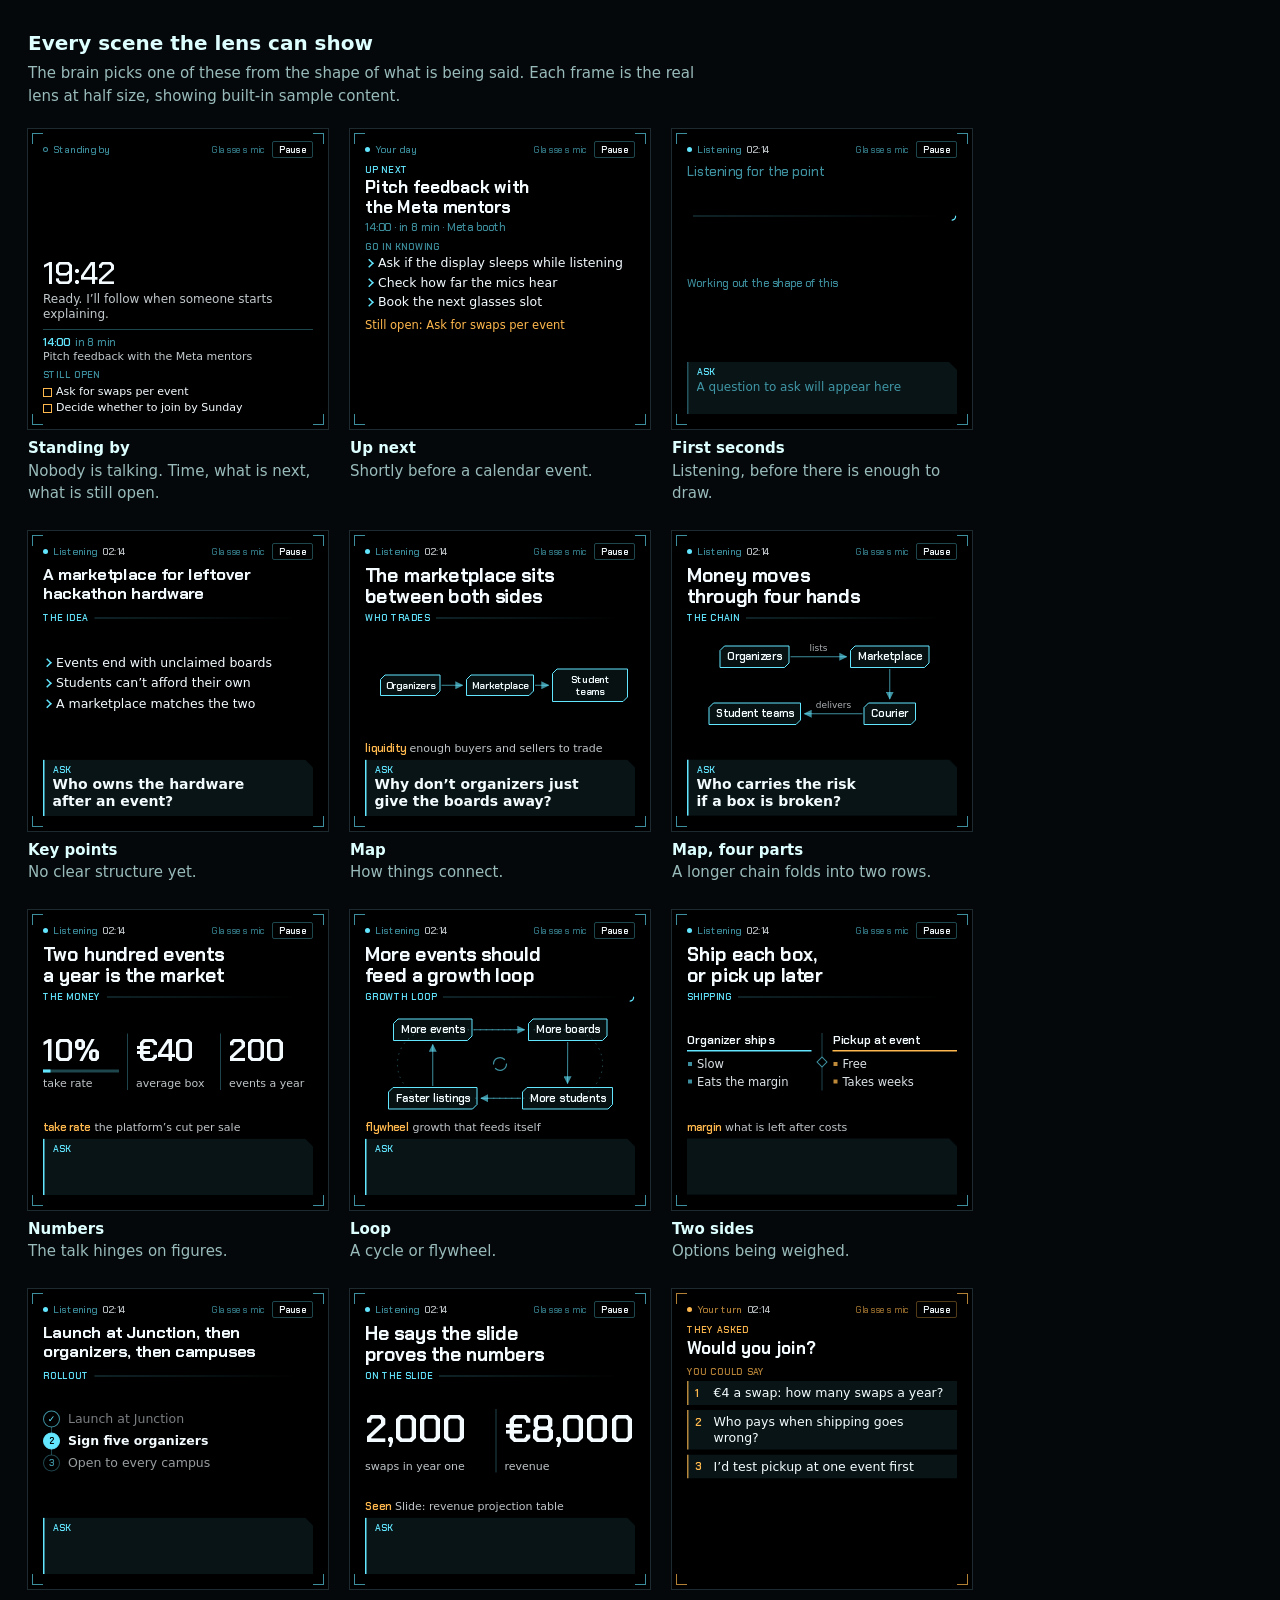
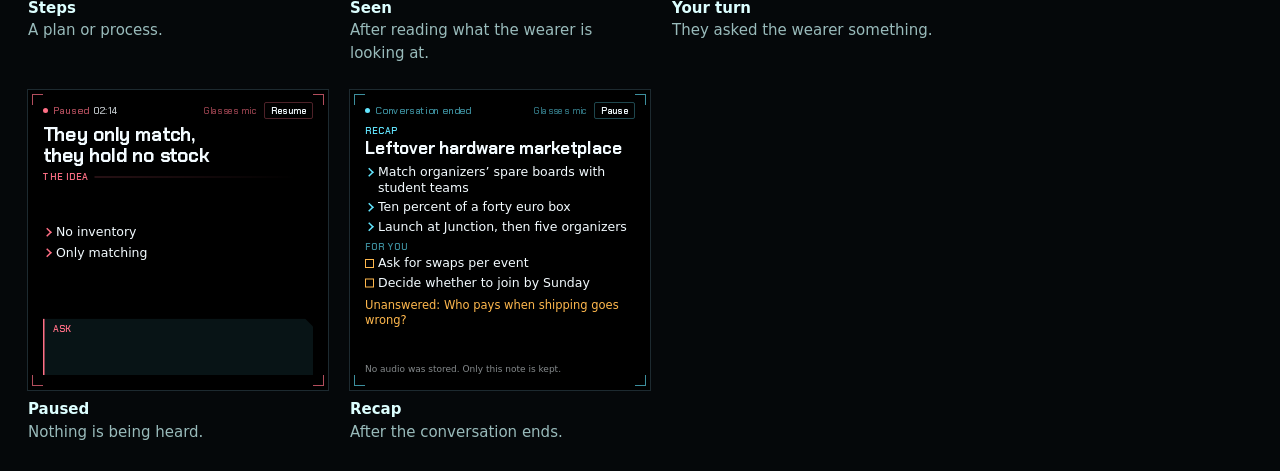
<file: lens/gallery.html>
<!doctype html>
<html lang="en">
<head>
<meta charset="utf-8">
<meta name="viewport" content="width=device-width, initial-scale=1">
<title>Aside: every scene</title>
<style>
  body { margin: 0; padding: 28px; background: #05080a; color: #dff; font: 15px/1.5 system-ui, sans-serif; }
  h1 { font-size: 20px; margin: 0 0 4px; }
  p { margin: 0 0 22px; color: #9bb; max-width: 70ch; }
  .grid { display: grid; grid-template-columns: repeat(auto-fill, 300px); gap: 26px 22px; }
  figure { margin: 0; }
  .frame { width: 300px; height: 300px; overflow: hidden; background: #000; outline: 1px solid #1d2a30; }
  iframe { width: 600px; height: 600px; border: 0; transform: scale(.5); transform-origin: 0 0; }
  figcaption { margin-top: 8px; color: #9bb; }
  figcaption b { color: #dff; font-weight: 600; }
</style>
</head>
<body>
<h1>Every scene the lens can show</h1>
<p>The brain picks one of these from the shape of what is being said. Each frame is the real lens at half size, showing built-in sample content.</p>
<div class="grid" id="grid"></div>
<script>
  const scenes = [
    ['standby', 'Standing by', 'Nobody is talking. Time, what is next, what is still open.'],
    ['brief', 'Up next', 'Shortly before a calendar event.'],
    ['empty', 'First seconds', 'Listening, before there is enough to draw.'],
    ['points', 'Key points', 'No clear structure yet.'],
    ['map', 'Map', 'How things connect.'],
    ['map4', 'Map, four parts', 'A longer chain folds into two rows.'],
    ['stats', 'Numbers', 'The talk hinges on figures.'],
    ['loop', 'Loop', 'A cycle or flywheel.'],
    ['compare', 'Two sides', 'Options being weighed.'],
    ['steps', 'Steps', 'A plan or process.'],
    ['seen', 'Seen', 'After reading what the wearer is looking at.'],
    ['turn', 'Your turn', 'They asked the wearer something.'],
    ['paused', 'Paused', 'Nothing is being heard.'],
    ['recap', 'Recap', 'After the conversation ends.'],
  ];
  const grid = document.getElementById('grid');
  for (const [key, name, when] of scenes) {
    const fig = document.createElement('figure');
    fig.innerHTML = `<div class="frame"><iframe src="index.html?show=${key}" title="${name}" loading="lazy"></iframe></div><figcaption><b>${name}</b><br>${when}</figcaption>`;
    grid.append(fig);
  }
</script>
</body>
</html>
</file>
